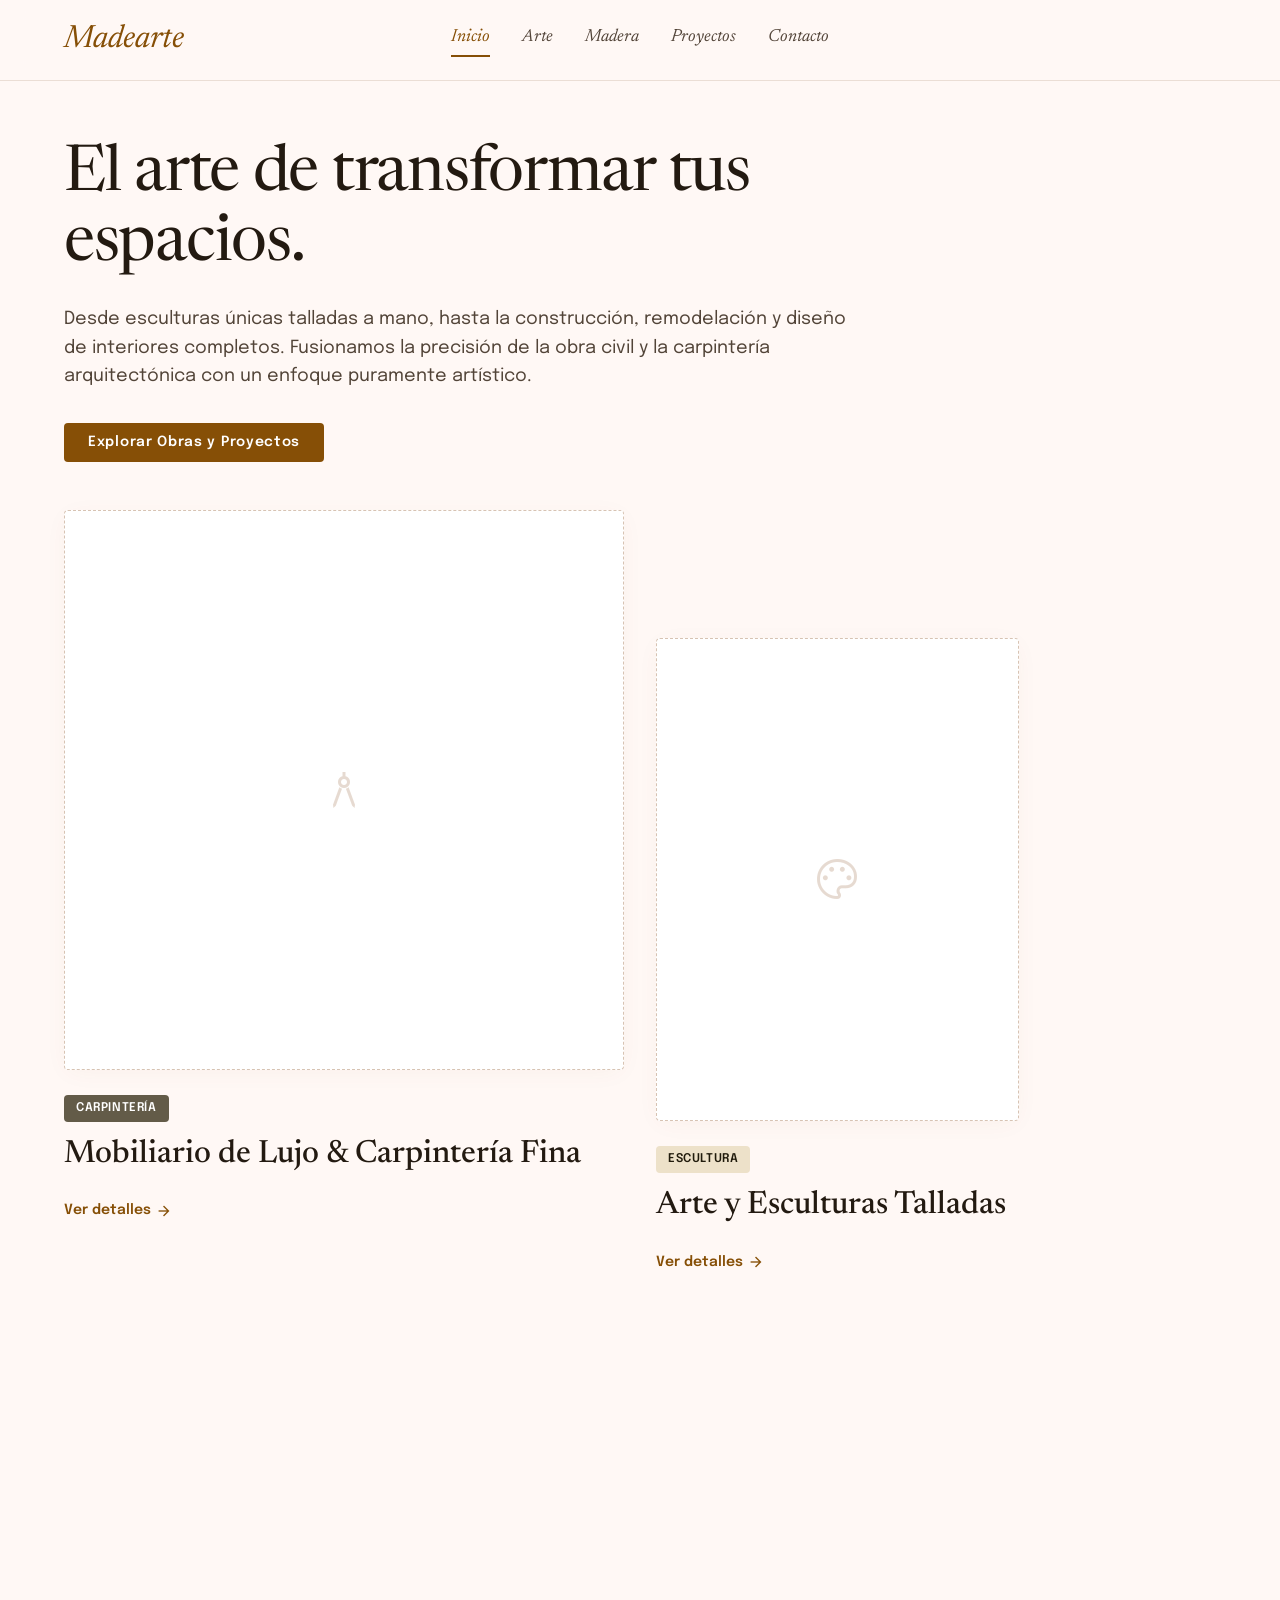
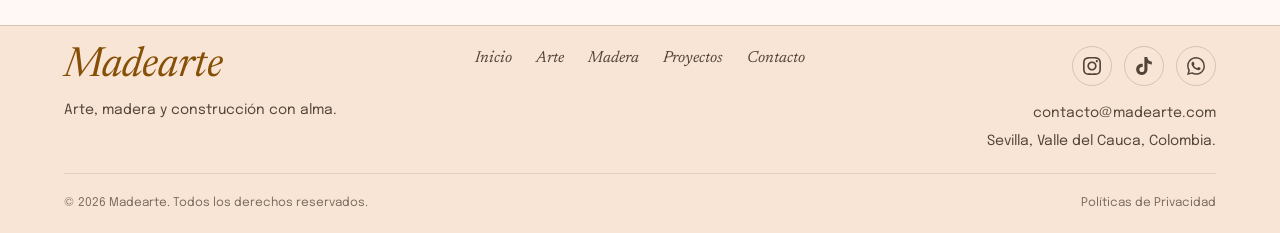
<file: frontend/index.html>
<!DOCTYPE html>
<html lang="es">

<head>
    <meta charset="UTF-8">
    <meta name="viewport" content="width=device-width, initial-scale=1.0">
    <title>Madearte | Artesano Luminoso</title>
    <link
        href="https://fonts.googleapis.com/css2?family=Epilogue:wght@400;600&family=Newsreader:ital,wght@0,400;0,500;1,400&display=swap"
        rel="stylesheet">
    <link href="https://fonts.googleapis.com/css2?family=Material+Symbols+Outlined:wght,FILL@100..700,0..1&display=swap"
        rel="stylesheet">
    <link rel="stylesheet" href="css/style.css">
</head>

<body>
    <nav class="navbar">
        <div class="nav-container">
            <div class="logo">
                <a href="index.html">Madearte</a>
            </div>
            <div class="nav-links">
                <a href="index.html" class="active">Inicio</a>
                <a href="arte.html">Arte</a>
                <a href="madera.html">Madera</a>
                <a href="proyectos.html">Proyectos</a>
                <a href="contacto.html">Contacto</a>
            </div>

        </div>
    </nav>

    <main class="main-content">
        <header class="hero" style="margin-bottom: 48px;">
            <h1 class="headline-xl">El arte de transformar tus espacios.</h1>
            <p class="body-lg text-variant">Desde esculturas únicas talladas a mano, hasta la construcción, remodelación
                y diseño de interiores completos. Fusionamos la precisión de la obra civil y la carpintería
                arquitectónica con un enfoque puramente artístico.</p>
            <a href="proyectos.html" class="btn btn-primary" style="margin-top: 32px;">Explorar Obras y Proyectos</a>
        </header>

        <section class="collection-section">
            <div class="grid-container">
                <!-- Tarjeta 1: Mediana (span 6) -->
                <div class="card card-medium">
                    <div class="image-wrapper image-placeholder">
                        <span class="material-symbols-outlined">architecture</span>
                    </div>
                    <div class="card-content">
                        <span class="chip">Carpintería</span>
                        <h3 class="headline-md">Mobiliario de Lujo & Carpintería Fina</h3>
                        <a href="madera.html" class="action-link">
                            Ver detalles
                            <span class="material-symbols-outlined">arrow_forward</span>
                        </a>
                    </div>
                </div>

                <!-- Tarjeta 2: Pequeña (span 4) con offset-top -->
                <div class="card card-small offset-top">
                    <div class="image-wrapper image-placeholder">
                        <span class="material-symbols-outlined">palette</span>
                    </div>
                    <div class="card-content">
                        <span class="chip">Escultura</span>
                        <h3 class="headline-md">Arte y Esculturas Talladas</h3>
                        <a href="arte.html" class="action-link">
                            Ver detalles
                            <span class="material-symbols-outlined">arrow_forward</span>
                        </a>
                    </div>
                </div>

                <!-- Tarjeta 3: Grande (span 8) con offset-top-reverse -->
                <div class="card card-large offset-top-reverse">
                    <div class="image-wrapper image-placeholder widescreen">
                        <span class="material-symbols-outlined">home_work</span>
                    </div>
                    <div class="card-content offset-content">
                        <span class="chip">Obra Civil</span>
                        <h3 class="headline-md">Construcción & Remodelación Integral</h3>
                        <a href="proyectos.html" class="action-link">
                            Ver detalles
                            <span class="material-symbols-outlined">arrow_forward</span>
                        </a>
                    </div>
                </div>

                <!-- Tarjeta 4: Mediana (span 6) con offset-top -->
                <div class="card card-medium offset-top">
                    <div class="image-wrapper image-placeholder">
                        <span class="material-symbols-outlined">design_services</span>
                    </div>
                    <div class="card-content">
                        <span class="chip">Diseño</span>
                        <h3 class="headline-md">Diseño de espacios Artísticos</h3>
                        <a href="proyectos.html" class="action-link">
                            Ver detalles
                            <span class="material-symbols-outlined">arrow_forward</span>
                        </a>
                    </div>
                </div>
            </div>
        </section>

    </main>

    <footer class="footer">
        <div class="footer-main">
            <!-- Bloque izquierdo: Logo -->
            <div class="footer-brand">
                <a href="index.html" class="footer-logo">Madearte</a>
                <p class="footer-tagline">Arte, madera y construcción con alma.</p>
            </div>

            <!-- Bloque central: Navegación -->
            <nav class="footer-nav">
                <div class="footer-nav-links">
                    <a href="index.html">Inicio</a>
                    <a href="arte.html">Arte</a>
                    <a href="madera.html">Madera</a>
                    <a href="proyectos.html">Proyectos</a>
                    <a href="contacto.html">Contacto</a>
                </div>
            </nav>

            <!-- Bloque derecho: Redes y contacto -->
            <div class="footer-contact">
                <div class="footer-social">
                    <!-- Instagram -->
                    <a href="#" aria-label="Instagram" title="Instagram">
                        <svg viewBox="0 0 24 24" xmlns="http://www.w3.org/2000/svg">
                            <path
                                d="M12 2.163c3.204 0 3.584.012 4.85.07 3.252.148 4.771 1.691 4.919 4.919.058 1.265.069 1.645.069 4.849 0 3.205-.012 3.584-.069 4.849-.149 3.225-1.664 4.771-4.919 4.919-1.266.058-1.644.07-4.85.07-3.204 0-3.584-.012-4.849-.07-3.26-.149-4.771-1.699-4.919-4.92-.058-1.265-.07-1.644-.07-4.849 0-3.204.013-3.583.07-4.849.149-3.227 1.664-4.771 4.919-4.919 1.266-.057 1.645-.069 4.849-.069zm0-2.163c-3.259 0-3.667.014-4.947.072-4.358.2-6.78 2.618-6.98 6.98-.059 1.281-.073 1.689-.073 4.948 0 3.259.014 3.668.072 4.948.2 4.358 2.618 6.78 6.98 6.98 1.281.058 1.689.072 4.948.072 3.259 0 3.668-.014 4.948-.072 4.354-.2 6.782-2.618 6.979-6.98.059-1.28.073-1.689.073-4.948 0-3.259-.014-3.667-.072-4.947-.196-4.354-2.617-6.78-6.979-6.98-1.281-.059-1.69-.073-4.949-.073zm0 5.838c-3.403 0-6.162 2.759-6.162 6.162s2.759 6.163 6.162 6.163 6.162-2.759 6.162-6.163c0-3.403-2.759-6.162-6.162-6.162zm0 10.162c-2.209 0-4-1.79-4-4 0-2.209 1.791-4 4-4s4 1.791 4 4c0 2.21-1.791 4-4 4zm6.406-11.845c-.796 0-1.441.645-1.441 1.44s.645 1.44 1.441 1.44c.795 0 1.439-.645 1.439-1.44s-.644-1.44-1.439-1.44z" />
                        </svg>
                    </a>
                    <!-- TikTok -->
                    <a href="#" aria-label="TikTok" title="TikTok">
                        <svg viewBox="0 0 24 24" xmlns="http://www.w3.org/2000/svg">
                            <path
                                d="M12.525.02c1.31-.02 2.61-.01 3.91-.02.08 1.53.63 3.09 1.75 4.17 1.12 1.11 2.7 1.62 4.24 1.79v4.03c-1.44-.05-2.89-.35-4.2-.97-.57-.26-1.1-.59-1.62-.93-.01 2.92.01 5.84-.02 8.75-.08 1.4-.54 2.79-1.35 3.94-1.31 1.92-3.58 3.17-5.91 3.21-1.43.08-2.86-.31-4.08-1.03-2.02-1.19-3.44-3.37-3.65-5.71-.02-.5-.03-1-.01-1.49.18-1.9 1.12-3.72 2.58-4.96 1.66-1.44 3.98-2.13 6.15-1.72.02 1.48-.04 2.96-.04 4.44-.99-.32-2.15-.23-3.02.37-.63.41-1.11 1.04-1.36 1.75-.21.51-.15 1.07-.14 1.61.24 1.64 1.82 3.02 3.5 2.87 1.12-.01 2.19-.66 2.77-1.61.19-.33.4-.67.41-1.06.1-1.79.06-3.57.07-5.36.01-4.03-.01-8.05.02-12.07z" />
                        </svg>
                    </a>
                    <!-- WhatsApp -->
                    <a href="https://wa.me/573000000000" aria-label="WhatsApp" title="WhatsApp">
                        <svg viewBox="0 0 24 24" xmlns="http://www.w3.org/2000/svg">
                            <path
                                d="M17.472 14.382c-.297-.149-1.758-.867-2.03-.967-.273-.099-.471-.148-.67.15-.197.297-.767.966-.94 1.164-.173.199-.347.223-.644.075-.297-.15-1.255-.463-2.39-1.475-.883-.788-1.48-1.761-1.653-2.059-.173-.297-.018-.458.13-.606.134-.133.298-.347.446-.52.149-.174.198-.298.298-.497.099-.198.05-.371-.025-.52-.075-.149-.669-1.612-.916-2.207-.242-.579-.487-.5-.669-.51-.173-.008-.371-.01-.57-.01-.198 0-.52.074-.792.372-.272.297-1.04 1.016-1.04 2.479 0 1.462 1.065 2.875 1.213 3.074.149.198 2.096 3.2 5.077 4.487.709.306 1.262.489 1.694.625.712.227 1.36.195 1.871.118.571-.085 1.758-.719 2.006-1.413.248-.694.248-1.289.173-1.413-.074-.124-.272-.198-.57-.347m-5.421 7.403h-.004a9.87 9.87 0 01-5.031-1.378l-.361-.214-3.741.982.998-3.648-.235-.374a9.86 9.86 0 01-1.51-5.26c.001-5.45 4.436-9.884 9.888-9.884 2.64 0 5.122 1.03 6.988 2.898a9.825 9.825 0 012.893 6.994c-.003 5.45-4.437 9.884-9.885 9.884m8.413-18.297A11.815 11.815 0 0012.05 0C5.495 0 .16 5.335.157 11.892c0 2.096.547 4.142 1.588 5.945L.057 24l6.305-1.654a11.882 11.882 0 005.683 1.448h.005c6.554 0 11.89-5.335 11.893-11.893a11.821 11.821 0 00-3.48-8.413z" />
                        </svg>
                    </a>
                </div>
                <div class="footer-contact-info">
                    <a href="mailto:contacto@madearte.com">contacto@madearte.com</a>
                    <p>Sevilla, Valle del Cauca, Colombia.</p>
                </div>
            </div>
        </div>

        <!-- Barra inferior -->
        <div class="footer-bottom">
            <p>© 2026 Madearte. Todos los derechos reservados.</p>
            <a href="#">Políticas de Privacidad</a>
        </div>
    </footer>
    <script src="js/script.js"></script>
</body>

</html>
</file>
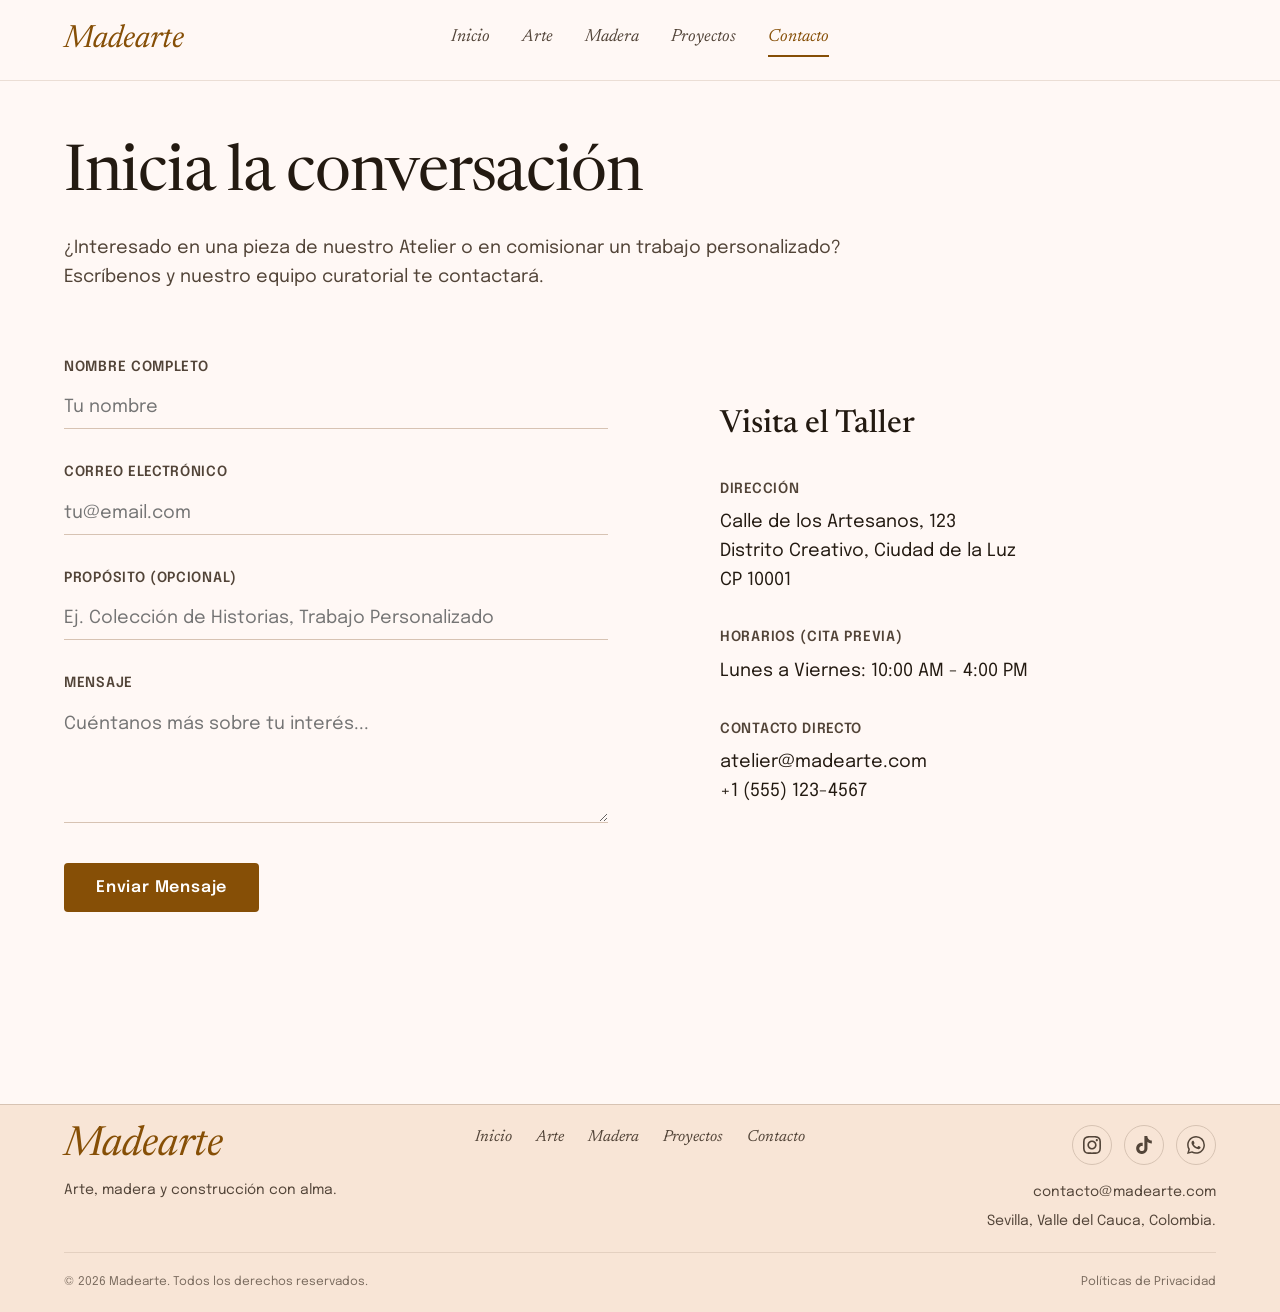
<file: frontend/contacto.html>
<!DOCTYPE html>
<html lang="es">

<head>
    <meta charset="UTF-8">
    <meta name="viewport" content="width=device-width, initial-scale=1.0">
    <title>Contacto | Madearte</title>
    <link
        href="https://fonts.googleapis.com/css2?family=Epilogue:wght@400;600&family=Newsreader:ital,wght@0,400;0,500;1,400&display=swap"
        rel="stylesheet">
    <link href="https://fonts.googleapis.com/css2?family=Material+Symbols+Outlined:wght,FILL@100..700,0..1&display=swap"
        rel="stylesheet">
    <link rel="stylesheet" href="css/style.css">
    <style>
        .contact-layout {
            display: grid;
            grid-template-columns: 1fr 1fr;
            gap: 64px;
            align-items: start;
        }

        @media (max-width: 768px) {
            .contact-layout {
                grid-template-columns: 1fr;
            }
        }

        .form-group {
            margin-bottom: 32px;
        }

        .form-label {
            display: block;
            font-size: 14px;
            font-weight: 600;
            color: var(--on-surface-variant);
            margin-bottom: 8px;
            text-transform: uppercase;
            letter-spacing: 0.05em;
        }

        .form-input {
            width: 100%;
            padding: 12px 0;
            background: transparent;
            border: none;
            border-bottom: 1px solid var(--outline-variant);
            font-family: var(--font-body);
            font-size: 18px;
            color: var(--on-surface);
            transition: border-color 0.3s ease;
        }

        .form-input:focus {
            outline: none;
            border-bottom: 2px solid var(--primary);
        }

        textarea.form-input {
            resize: vertical;
            min-height: 120px;
        }

        .contact-info {
            background-color: var(--surface-container-low);
            padding: 48px;
            border-radius: var(--radius-lg);
        }

        .info-block {
            margin-bottom: 32px;
        }
    </style>
</head>

<body>
    <nav class="navbar">
        <div class="nav-container">
            <div class="logo">
                <a href="index.html">Madearte</a>
            </div>
            <div class="nav-links">
                <a href="index.html">Inicio</a>
                <a href="arte.html">Arte</a>
                <a href="madera.html">Madera</a>
                <a href="proyectos.html">Proyectos</a>
                <a href="contacto.html" class="active">Contacto</a>
            </div>

        </div>
    </nav>

    <main class="main-content">
        <header class="hero" style="margin-bottom: 64px;">
            <h1 class="headline-xl">Inicia la conversación</h1>
            <p class="body-lg text-variant">¿Interesado en una pieza de nuestro Atelier o en comisionar un trabajo
                personalizado? Escríbenos y nuestro equipo curatorial te contactará.</p>
        </header>

        <section class="contact-layout card">
            <div class="contact-form">
                <form>
                    <div class="form-group">
                        <label class="form-label">Nombre Completo</label>
                        <input type="text" class="form-input" placeholder="Tu nombre">
                    </div>
                    <div class="form-group">
                        <label class="form-label">Correo Electrónico</label>
                        <input type="email" class="form-input" placeholder="tu@email.com">
                    </div>
                    <div class="form-group">
                        <label class="form-label">Propósito (Opcional)</label>
                        <input type="text" class="form-input"
                            placeholder="Ej. Colección de Historias, Trabajo Personalizado">
                    </div>
                    <div class="form-group">
                        <label class="form-label">Mensaje</label>
                        <textarea class="form-input" placeholder="Cuéntanos más sobre tu interés..."></textarea>
                    </div>
                    <button type="button" class="btn btn-primary" style="padding: 16px 32px; font-size: 16px;">Enviar
                        Mensaje</button>
                </form>
            </div>

            <div class="contact-info">
                <h3 class="headline-md" style="margin-bottom: 32px;">Visita el Taller</h3>

                <div class="info-block">
                    <div class="form-label">Dirección</div>
                    <p class="body-lg">Calle de los Artesanos, 123<br>Distrito Creativo, Ciudad de la Luz<br>CP 10001
                    </p>
                </div>

                <div class="info-block">
                    <div class="form-label">Horarios (Cita Previa)</div>
                    <p class="body-lg">Lunes a Viernes: 10:00 AM - 4:00 PM</p>
                </div>

                <div class="info-block">
                    <div class="form-label">Contacto Directo</div>
                    <p class="body-lg">atelier@madearte.com<br>+1 (555) 123-4567</p>
                </div>
            </div>
        </section>
    </main>

    <footer class="footer">
        <div class="footer-main">
            <div class="footer-brand">
                <a href="index.html" class="footer-logo">Madearte</a>
                <p class="footer-tagline">Arte, madera y construcción con alma.</p>
            </div>
            <nav class="footer-nav">
                <div class="footer-nav-links">
                    <a href="index.html">Inicio</a>
                    <a href="arte.html">Arte</a>
                    <a href="madera.html">Madera</a>
                    <a href="proyectos.html">Proyectos</a>
                    <a href="contacto.html">Contacto</a>
                </div>
            </nav>
            <div class="footer-contact">
                <div class="footer-social">
                    <a href="#" aria-label="Instagram" title="Instagram">
                        <svg viewBox="0 0 24 24" xmlns="http://www.w3.org/2000/svg"><path d="M12 2.163c3.204 0 3.584.012 4.85.07 3.252.148 4.771 1.691 4.919 4.919.058 1.265.069 1.645.069 4.849 0 3.205-.012 3.584-.069 4.849-.149 3.225-1.664 4.771-4.919 4.919-1.266.058-1.644.07-4.85.07-3.204 0-3.584-.012-4.849-.07-3.26-.149-4.771-1.699-4.919-4.92-.058-1.265-.07-1.644-.07-4.849 0-3.204.013-3.583.07-4.849.149-3.227 1.664-4.771 4.919-4.919 1.266-.057 1.645-.069 4.849-.069zm0-2.163c-3.259 0-3.667.014-4.947.072-4.358.2-6.78 2.618-6.98 6.98-.059 1.281-.073 1.689-.073 4.948 0 3.259.014 3.668.072 4.948.2 4.358 2.618 6.78 6.98 6.98 1.281.058 1.689.072 4.948.072 3.259 0 3.668-.014 4.948-.072 4.354-.2 6.782-2.618 6.979-6.98.059-1.28.073-1.689.073-4.948 0-3.259-.014-3.667-.072-4.947-.196-4.354-2.617-6.78-6.979-6.98-1.281-.059-1.69-.073-4.949-.073zm0 5.838c-3.403 0-6.162 2.759-6.162 6.162s2.759 6.163 6.162 6.163 6.162-2.759 6.162-6.163c0-3.403-2.759-6.162-6.162-6.162zm0 10.162c-2.209 0-4-1.79-4-4 0-2.209 1.791-4 4-4s4 1.791 4 4c0 2.21-1.791 4-4 4zm6.406-11.845c-.796 0-1.441.645-1.441 1.44s.645 1.44 1.441 1.44c.795 0 1.439-.645 1.439-1.44s-.644-1.44-1.439-1.44z"/></svg>
                    </a>
                    <a href="#" aria-label="TikTok" title="TikTok">
                        <svg viewBox="0 0 24 24" xmlns="http://www.w3.org/2000/svg"><path d="M12.525.02c1.31-.02 2.61-.01 3.91-.02.08 1.53.63 3.09 1.75 4.17 1.12 1.11 2.7 1.62 4.24 1.79v4.03c-1.44-.05-2.89-.35-4.2-.97-.57-.26-1.1-.59-1.62-.93-.01 2.92.01 5.84-.02 8.75-.08 1.4-.54 2.79-1.35 3.94-1.31 1.92-3.58 3.17-5.91 3.21-1.43.08-2.86-.31-4.08-1.03-2.02-1.19-3.44-3.37-3.65-5.71-.02-.5-.03-1-.01-1.49.18-1.9 1.12-3.72 2.58-4.96 1.66-1.44 3.98-2.13 6.15-1.72.02 1.48-.04 2.96-.04 4.44-.99-.32-2.15-.23-3.02.37-.63.41-1.11 1.04-1.36 1.75-.21.51-.15 1.07-.14 1.61.24 1.64 1.82 3.02 3.5 2.87 1.12-.01 2.19-.66 2.77-1.61.19-.33.4-.67.41-1.06.1-1.79.06-3.57.07-5.36.01-4.03-.01-8.05.02-12.07z"/></svg>
                    </a>
                    <a href="https://wa.me/573000000000" aria-label="WhatsApp" title="WhatsApp">
                        <svg viewBox="0 0 24 24" xmlns="http://www.w3.org/2000/svg"><path d="M17.472 14.382c-.297-.149-1.758-.867-2.03-.967-.273-.099-.471-.148-.67.15-.197.297-.767.966-.94 1.164-.173.199-.347.223-.644.075-.297-.15-1.255-.463-2.39-1.475-.883-.788-1.48-1.761-1.653-2.059-.173-.297-.018-.458.13-.606.134-.133.298-.347.446-.52.149-.174.198-.298.298-.497.099-.198.05-.371-.025-.52-.075-.149-.669-1.612-.916-2.207-.242-.579-.487-.5-.669-.51-.173-.008-.371-.01-.57-.01-.198 0-.52.074-.792.372-.272.297-1.04 1.016-1.04 2.479 0 1.462 1.065 2.875 1.213 3.074.149.198 2.096 3.2 5.077 4.487.709.306 1.262.489 1.694.625.712.227 1.36.195 1.871.118.571-.085 1.758-.719 2.006-1.413.248-.694.248-1.289.173-1.413-.074-.124-.272-.198-.57-.347m-5.421 7.403h-.004a9.87 9.87 0 01-5.031-1.378l-.361-.214-3.741.982.998-3.648-.235-.374a9.86 9.86 0 01-1.51-5.26c.001-5.45 4.436-9.884 9.888-9.884 2.64 0 5.122 1.03 6.988 2.898a9.825 9.825 0 012.893 6.994c-.003 5.45-4.437 9.884-9.885 9.884m8.413-18.297A11.815 11.815 0 0012.05 0C5.495 0 .16 5.335.157 11.892c0 2.096.547 4.142 1.588 5.945L.057 24l6.305-1.654a11.882 11.882 0 005.683 1.448h.005c6.554 0 11.89-5.335 11.893-11.893a11.821 11.821 0 00-3.48-8.413z"/></svg>
                    </a>
                </div>
                <div class="footer-contact-info">
                    <a href="mailto:contacto@madearte.com">contacto@madearte.com</a>
                    <p>Sevilla, Valle del Cauca, Colombia.</p>
                </div>
            </div>
        </div>
        <div class="footer-bottom">
            <p>© 2026 Madearte. Todos los derechos reservados.</p>
            <a href="#">Políticas de Privacidad</a>
        </div>
    </footer>
    <script src="js/script.js"></script>
</body>

</html>
</file>
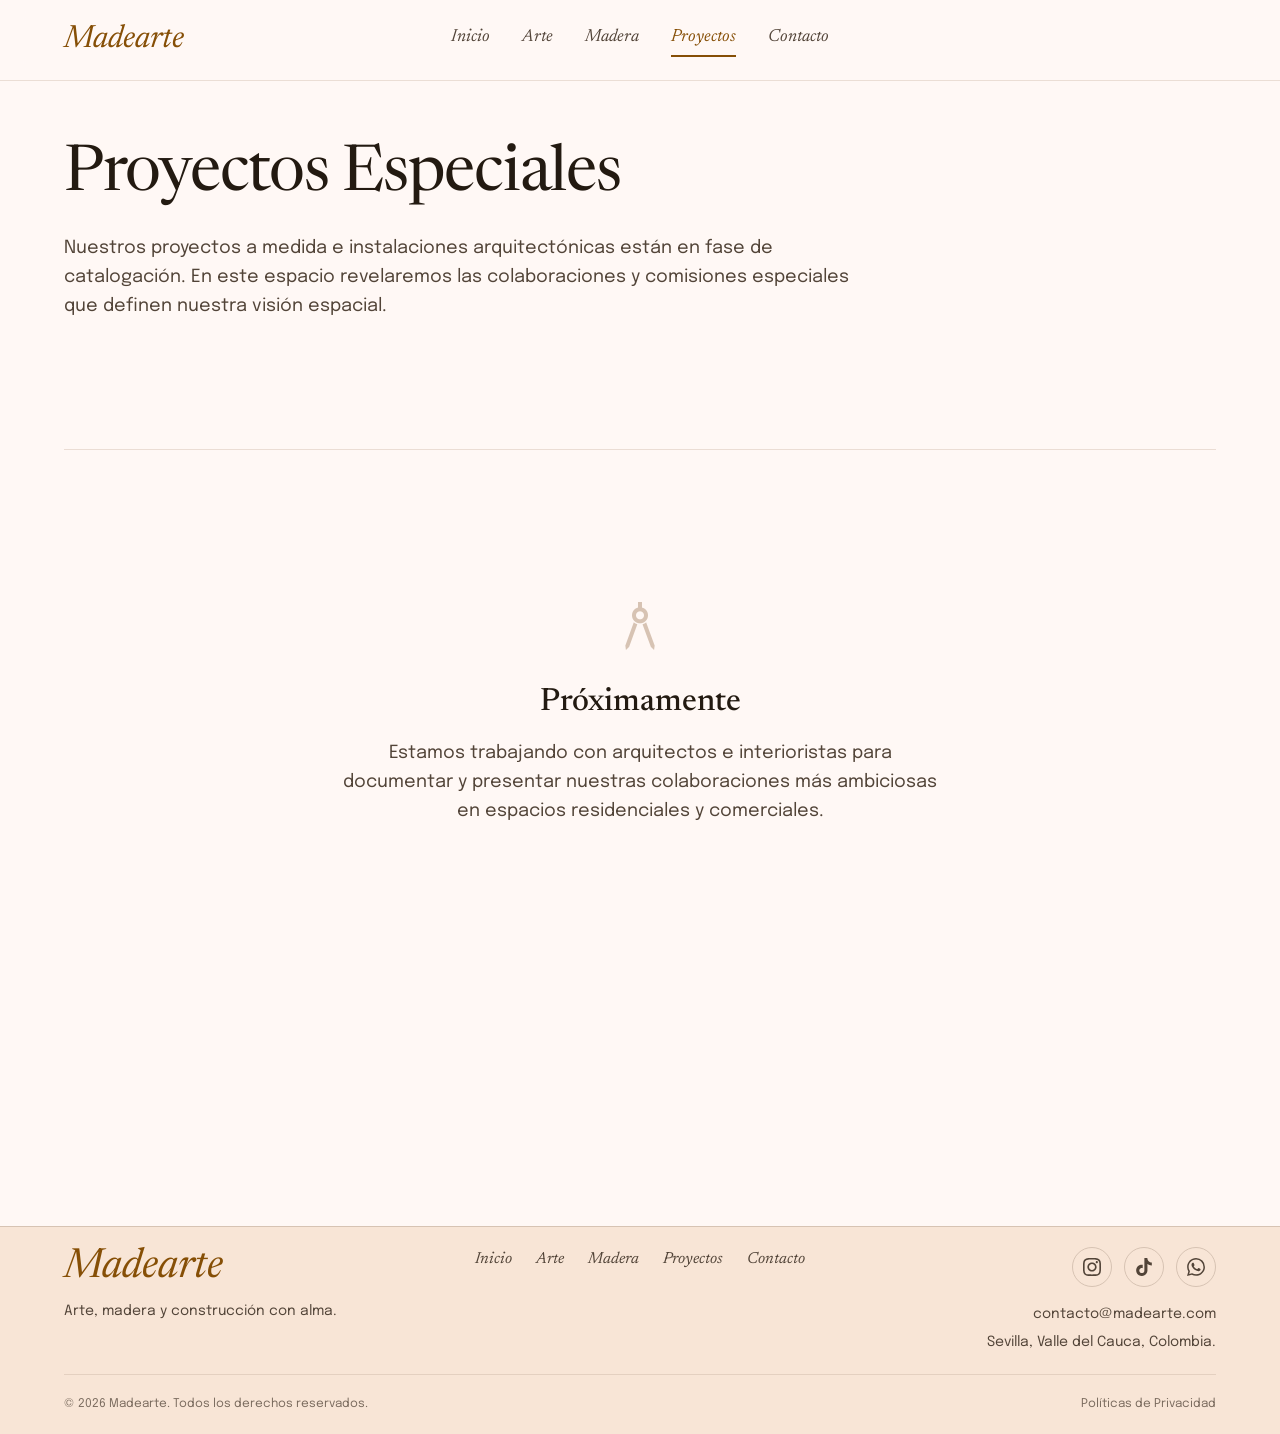
<file: frontend/proyectos.html>
<!DOCTYPE html>
<html lang="es">

<head>
    <meta charset="UTF-8">
    <meta name="viewport" content="width=device-width, initial-scale=1.0">
    <title>Proyectos | Madearte</title>
    <link
        href="https://fonts.googleapis.com/css2?family=Epilogue:wght@400;600&family=Newsreader:ital,wght@0,400;0,500;1,400&display=swap"
        rel="stylesheet">
    <link href="https://fonts.googleapis.com/css2?family=Material+Symbols+Outlined:wght,FILL@100..700,0..1&display=swap"
        rel="stylesheet">
    <link rel="stylesheet" href="css/style.css">
</head>

<body>
    <nav class="navbar">
        <div class="nav-container">
            <div class="logo">
                <a href="index.html">Madearte</a>
            </div>
            <div class="nav-links">
                <a href="index.html">Inicio</a>
                <a href="arte.html">Arte</a>
                <a href="madera.html">Madera</a>
                <a href="proyectos.html" class="active">Proyectos</a>
                <a href="contacto.html">Contacto</a>
            </div>

        </div>
    </nav>

    <main class="main-content">
        <header class="hero">
            <h1 class="headline-xl">Proyectos Especiales</h1>
            <p class="body-lg text-variant">Nuestros proyectos a medida e instalaciones arquitectónicas están en fase de
                catalogación. En este espacio revelaremos las colaboraciones y comisiones especiales que definen nuestra
                visión espacial.</p>
        </header>

        <section class="collection-section">
            <div class="divider" style="margin-bottom: 64px;"></div>
            <div style="text-align: center; padding: 80px 0;">
                <span class="material-symbols-outlined"
                    style="font-size: 64px; color: var(--outline-variant); margin-bottom: 24px;">architecture</span>
                <h2 class="headline-md" style="margin-bottom: 16px;">Próximamente</h2>
                <p class="body-lg text-variant" style="max-width: 600px; margin: 0 auto;">Estamos trabajando con
                    arquitectos e interioristas para documentar y presentar nuestras colaboraciones más ambiciosas en
                    espacios residenciales y comerciales.</p>
            </div>
        </section>
    </main>

    <footer class="footer">
        <div class="footer-main">
            <div class="footer-brand">
                <a href="index.html" class="footer-logo">Madearte</a>
                <p class="footer-tagline">Arte, madera y construcción con alma.</p>
            </div>
            <nav class="footer-nav">
                <div class="footer-nav-links">
                    <a href="index.html">Inicio</a>
                    <a href="arte.html">Arte</a>
                    <a href="madera.html">Madera</a>
                    <a href="proyectos.html">Proyectos</a>
                    <a href="contacto.html">Contacto</a>
                </div>
            </nav>
            <div class="footer-contact">
                <div class="footer-social">
                    <a href="#" aria-label="Instagram" title="Instagram">
                        <svg viewBox="0 0 24 24" xmlns="http://www.w3.org/2000/svg"><path d="M12 2.163c3.204 0 3.584.012 4.85.07 3.252.148 4.771 1.691 4.919 4.919.058 1.265.069 1.645.069 4.849 0 3.205-.012 3.584-.069 4.849-.149 3.225-1.664 4.771-4.919 4.919-1.266.058-1.644.07-4.85.07-3.204 0-3.584-.012-4.849-.07-3.26-.149-4.771-1.699-4.919-4.92-.058-1.265-.07-1.644-.07-4.849 0-3.204.013-3.583.07-4.849.149-3.227 1.664-4.771 4.919-4.919 1.266-.057 1.645-.069 4.849-.069zm0-2.163c-3.259 0-3.667.014-4.947.072-4.358.2-6.78 2.618-6.98 6.98-.059 1.281-.073 1.689-.073 4.948 0 3.259.014 3.668.072 4.948.2 4.358 2.618 6.78 6.98 6.98 1.281.058 1.689.072 4.948.072 3.259 0 3.668-.014 4.948-.072 4.354-.2 6.782-2.618 6.979-6.98.059-1.28.073-1.689.073-4.948 0-3.259-.014-3.667-.072-4.947-.196-4.354-2.617-6.78-6.979-6.98-1.281-.059-1.69-.073-4.949-.073zm0 5.838c-3.403 0-6.162 2.759-6.162 6.162s2.759 6.163 6.162 6.163 6.162-2.759 6.162-6.163c0-3.403-2.759-6.162-6.162-6.162zm0 10.162c-2.209 0-4-1.79-4-4 0-2.209 1.791-4 4-4s4 1.791 4 4c0 2.21-1.791 4-4 4zm6.406-11.845c-.796 0-1.441.645-1.441 1.44s.645 1.44 1.441 1.44c.795 0 1.439-.645 1.439-1.44s-.644-1.44-1.439-1.44z"/></svg>
                    </a>
                    <a href="#" aria-label="TikTok" title="TikTok">
                        <svg viewBox="0 0 24 24" xmlns="http://www.w3.org/2000/svg"><path d="M12.525.02c1.31-.02 2.61-.01 3.91-.02.08 1.53.63 3.09 1.75 4.17 1.12 1.11 2.7 1.62 4.24 1.79v4.03c-1.44-.05-2.89-.35-4.2-.97-.57-.26-1.1-.59-1.62-.93-.01 2.92.01 5.84-.02 8.75-.08 1.4-.54 2.79-1.35 3.94-1.31 1.92-3.58 3.17-5.91 3.21-1.43.08-2.86-.31-4.08-1.03-2.02-1.19-3.44-3.37-3.65-5.71-.02-.5-.03-1-.01-1.49.18-1.9 1.12-3.72 2.58-4.96 1.66-1.44 3.98-2.13 6.15-1.72.02 1.48-.04 2.96-.04 4.44-.99-.32-2.15-.23-3.02.37-.63.41-1.11 1.04-1.36 1.75-.21.51-.15 1.07-.14 1.61.24 1.64 1.82 3.02 3.5 2.87 1.12-.01 2.19-.66 2.77-1.61.19-.33.4-.67.41-1.06.1-1.79.06-3.57.07-5.36.01-4.03-.01-8.05.02-12.07z"/></svg>
                    </a>
                    <a href="https://wa.me/573000000000" aria-label="WhatsApp" title="WhatsApp">
                        <svg viewBox="0 0 24 24" xmlns="http://www.w3.org/2000/svg"><path d="M17.472 14.382c-.297-.149-1.758-.867-2.03-.967-.273-.099-.471-.148-.67.15-.197.297-.767.966-.94 1.164-.173.199-.347.223-.644.075-.297-.15-1.255-.463-2.39-1.475-.883-.788-1.48-1.761-1.653-2.059-.173-.297-.018-.458.13-.606.134-.133.298-.347.446-.52.149-.174.198-.298.298-.497.099-.198.05-.371-.025-.52-.075-.149-.669-1.612-.916-2.207-.242-.579-.487-.5-.669-.51-.173-.008-.371-.01-.57-.01-.198 0-.52.074-.792.372-.272.297-1.04 1.016-1.04 2.479 0 1.462 1.065 2.875 1.213 3.074.149.198 2.096 3.2 5.077 4.487.709.306 1.262.489 1.694.625.712.227 1.36.195 1.871.118.571-.085 1.758-.719 2.006-1.413.248-.694.248-1.289.173-1.413-.074-.124-.272-.198-.57-.347m-5.421 7.403h-.004a9.87 9.87 0 01-5.031-1.378l-.361-.214-3.741.982.998-3.648-.235-.374a9.86 9.86 0 01-1.51-5.26c.001-5.45 4.436-9.884 9.888-9.884 2.64 0 5.122 1.03 6.988 2.898a9.825 9.825 0 012.893 6.994c-.003 5.45-4.437 9.884-9.885 9.884m8.413-18.297A11.815 11.815 0 0012.05 0C5.495 0 .16 5.335.157 11.892c0 2.096.547 4.142 1.588 5.945L.057 24l6.305-1.654a11.882 11.882 0 005.683 1.448h.005c6.554 0 11.89-5.335 11.893-11.893a11.821 11.821 0 00-3.48-8.413z"/></svg>
                    </a>
                </div>
                <div class="footer-contact-info">
                    <a href="mailto:contacto@madearte.com">contacto@madearte.com</a>
                    <p>Sevilla, Valle del Cauca, Colombia.</p>
                </div>
            </div>
        </div>
        <div class="footer-bottom">
            <p>© 2026 Madearte. Todos los derechos reservados.</p>
            <a href="#">Políticas de Privacidad</a>
        </div>
    </footer>
    <script src="js/script.js"></script>
</body>

</html>
</file>
<file: frontend/css/style.css>
/* CSS Reset */
* {
    margin: 0;
    padding: 0;
    box-sizing: border-box;
}

:root {
    /* Design System Colors */
    --surface: #fff8f5;
    --surface-bright: #fff8f5;
    --surface-container-lowest: #ffffff;
    --on-surface: #231a11;
    --on-surface-variant: #524438;
    --outline-variant: #d7c3b3;
    --primary: #864f06;
    --primary-container: #a36721;
    --on-primary: #ffffff;
    --on-primary-container: #fffbff;
    --tertiary: #635b48;
    --on-tertiary: #ffffff;
    --tertiary-fixed: #ede1c9;
    --on-tertiary-fixed: #211b0c;
    --background: #fff8f5;
    --on-background: #231a11;

    /* Spacing & Radius */
    --unit: 8px;
    --gutter: 32px;
    --margin-page: 64px;
    --section-gap: 128px;
    --radius-base: 0.25rem;
    /* 4px */
    --radius-lg: 0.5rem;
    /* 8px */

    /* Fonts */
    --font-headline: 'Newsreader', serif;
    --font-body: 'Epilogue', sans-serif;

    /* Shadows */
    --shadow-ambient: 0 4px 24px -4px rgba(134, 79, 6, 0.05);
    --shadow-hover: 0 8px 32px -4px rgba(134, 79, 6, 0.1);
}

body {
    background-color: var(--background);
    color: var(--on-background);
    font-family: var(--font-body);
    -webkit-font-smoothing: antialiased;
    line-height: 1.6;
}

/* Typography Classes */
.headline-xl {
    font-family: var(--font-headline);
    font-size: 64px;
    font-weight: 400;
    line-height: 1.1;
    letter-spacing: -0.02em;
    color: var(--on-surface);
}

.headline-lg {
    font-family: var(--font-headline);
    font-size: 48px;
    font-weight: 400;
    line-height: 1.2;
    color: var(--on-surface);
}

.headline-md {
    font-family: var(--font-headline);
    font-size: 32px;
    font-weight: 500;
    line-height: 1.3;
    color: var(--on-surface);
}

.body-lg {
    font-size: 18px;
}

.text-variant {
    color: var(--on-surface-variant);
}

a {
    text-decoration: none;
    color: inherit;
}

/* Navigation */
.navbar {
    position: fixed;
    top: 0;
    width: 100%;
    z-index: 50;
    background-color: rgba(255, 248, 245, 0.9);
    backdrop-filter: blur(12px);
    border-bottom: 1px solid rgba(215, 195, 179, 0.5);
    transition: background-color 0.3s ease;
}

.nav-container {
    display: flex;
    justify-content: center;
    align-items: center;
    height: 80px;
    padding: 0 var(--margin-page);
    max-width: 1600px;
    margin: 0 auto;
    position: relative;
}

.logo {
    position: absolute;
    left: var(--margin-page);
    font-family: var(--font-headline);
    font-size: 2rem;
    color: var(--primary);
    font-style: italic;
    font-weight: 400;
}

.nav-links {
    display: flex;
    gap: var(--gutter);
}

.nav-links a {
    font-family: var(--font-headline);
    font-style: italic;
    font-size: 1.1rem;
    color: var(--on-surface-variant);
    transition: color 0.3s ease, border-bottom 0.3s ease;
    padding-bottom: 4px;
    border-bottom: 2px solid transparent;
}

.nav-links a:hover,
.nav-links a.active {
    color: var(--primary);
    border-bottom: 2px solid var(--primary);
}

.btn {
    display: inline-block;
    cursor: pointer;
    font-family: var(--font-body);
    font-size: 14px;
    font-weight: 600;
    letter-spacing: 0.05em;
    padding: 8px 24px;
    border-radius: var(--radius-base);
    border: none;
    transition: all 0.3s ease;
}

.btn-primary {
    background-color: var(--primary);
    color: var(--on-primary);
}

.btn-primary:hover {
    background-color: var(--primary-container);
    color: var(--on-primary-container);
}

/* Main Content */
.main-content {
    padding-top: 140px;
    padding-bottom: var(--section-gap);
    padding-left: var(--margin-page);
    padding-right: var(--margin-page);
    max-width: 1600px;
    margin: 0 auto;
}

.hero {
    max-width: 800px;
    margin-bottom: var(--section-gap);
}

.hero .headline-xl {
    margin-bottom: 24px;
}

/* Collection Sections */
.collection-section {
    margin-bottom: var(--section-gap);
}

.section-header {
    display: flex;
    align-items: center;
    margin-bottom: 64px;
}

.section-header h2 {
    margin-right: 24px;
}

.section-header.align-right h2 {
    margin-left: 24px;
    margin-right: 0;
}

.divider {
    flex-grow: 1;
    height: 1px;
    background-color: var(--outline-variant);
    opacity: 0.5;
}

.grid-container {
    display: grid;
    grid-template-columns: repeat(12, 1fr);
    gap: var(--gutter);
    align-items: start;
}

/* Cards & Imagery */
.card {
    position: relative;
}

.card-large {
    grid-column: span 8;
}

.card-medium {
    grid-column: span 6;
}

.card-small {
    grid-column: span 4;
}

.card-medium .image-wrapper {
    aspect-ratio: 1 / 1;
}

.image-placeholder {
    display: flex;
    justify-content: center;
    align-items: center;
    border: 1.5px dashed var(--outline-variant);
    background-color: rgba(134, 79, 6, 0.02);
    color: var(--outline-variant);
    transition: border-color 0.5s ease, background-color 0.5s ease !important;
}

.image-placeholder .material-symbols-outlined {
    font-size: 48px;
    opacity: 0.6;
    transition: transform 0.5s cubic-bezier(0.16, 1, 0.3, 1), color 0.5s ease;
}

.card:hover .image-placeholder {
    border-color: var(--primary);
    background-color: rgba(134, 79, 6, 0.05);
}

.card:hover .image-placeholder .material-symbols-outlined {
    transform: scale(1.1);
    color: var(--primary);
    opacity: 0.9;
}

.offset-top {
    margin-top: 128px;
}

.offset-left {
    padding-left: 64px;
}

.image-wrapper {
    width: 100%;
    overflow: hidden;
    border-radius: var(--radius-base);
    background-color: var(--surface-container-lowest);
    box-shadow: var(--shadow-ambient);
    transition: box-shadow 0.5s ease;
}

.card:hover .image-wrapper {
    box-shadow: var(--shadow-hover);
}

.image-wrapper img {
    width: 100%;
    height: 100%;
    object-fit: cover;
    transition: transform 0.7s ease-out;
}

.card:hover .image-wrapper img {
    transform: scale(1.03);
}

/* Aspect Ratios */
.card-large:not(.align-right) .image-wrapper {
    aspect-ratio: 4 / 3;
}

.card-small .image-wrapper {
    aspect-ratio: 3 / 4;
}

.card-large .widescreen {
    aspect-ratio: 16 / 9;
}

/* Content over Cards */
.card-content {
    margin-top: 24px;
}

.offset-content {
    position: relative;
    z-index: 10;
    background-color: var(--surface-bright);
    padding: 32px;
    border-radius: var(--radius-base);
    border: 1px solid rgba(215, 195, 179, 0.3);
    box-shadow: 0 2px 10px rgba(0, 0, 0, 0.02);
    max-width: 400px;
    margin-top: -80px;
    margin-left: 48px;
}

.bordered-left {
    padding-left: 16px;
    border-left: 1px solid var(--outline-variant);
}

.align-right {
    text-align: right;
}

.chip {
    display: inline-block;
    padding: 4px 12px;
    background-color: var(--tertiary);
    color: var(--on-tertiary);
    font-size: 12px;
    font-weight: 600;
    letter-spacing: 0.05em;
    border-radius: var(--radius-base);
    margin-bottom: 12px;
    text-transform: uppercase;
}

.card-small .chip {
    background-color: var(--tertiary-fixed);
    color: var(--on-tertiary-fixed);
}

.card-large.align-right .chip {
    background-color: #f2dfd1;
    /* surface-container-highest */
    color: var(--on-surface);
}

.card-content .headline-md {
    margin-bottom: 8px;
}

.action-link {
    display: inline-flex;
    align-items: center;
    color: var(--primary);
    font-size: 14px;
    font-weight: 600;
    margin-top: 16px;
    transition: color 0.3s ease;
}

.action-link:hover {
    color: var(--primary-container);
}

.action-link .material-symbols-outlined {
    margin-left: 4px;
    font-size: 18px;
    transition: transform 0.3s ease;
}

.action-link:hover .material-symbols-outlined {
    transform: translateX(4px);
}

/* Footer */
.footer {
    border-top: 1px solid var(--outline-variant);
    background-color: #f8e5d6;
    padding: 20px var(--margin-page) 0;
    margin-top: 64px;
}

.footer-main {
    max-width: 1600px;
    margin: 0 auto;
    display: grid;
    grid-template-columns: 1fr auto 1fr;
    align-items: start;
    gap: 48px;
    padding-bottom: 20px;
}

/* Left block */
.footer-brand {
    display: flex;
    flex-direction: column;
    gap: 8px;
}

.footer-logo {
    font-family: var(--font-headline);
    font-size: 2.6rem;
    font-style: italic;
    font-weight: 400;
    color: var(--primary);
    line-height: 1;
}

.footer-tagline {
    font-size: 13px;
    color: var(--on-surface-variant);
    margin-top: 4px;
}

/* Center block */
.footer-nav {
    display: flex;
    flex-direction: column;
    align-items: center;
    gap: 16px;
}

.footer-nav-links {
    display: flex;
    flex-wrap: wrap;
    justify-content: center;
    gap: 8px 24px;
}

.footer-nav-links a {
    font-family: var(--font-headline);
    font-style: italic;
    font-size: 1rem;
    color: var(--on-surface-variant);
    transition: color 0.25s ease;
    padding-bottom: 2px;
    border-bottom: 1px solid transparent;
}

.footer-nav-links a:hover {
    color: var(--primary);
    border-bottom-color: var(--primary);
}

/* Right block */
.footer-contact {
    display: flex;
    flex-direction: column;
    align-items: flex-end;
    gap: 16px;
}

.footer-social {
    display: flex;
    gap: 12px;
}

.footer-social a {
    display: flex;
    align-items: center;
    justify-content: center;
    width: 40px;
    height: 40px;
    border-radius: 50%;
    border: 1px solid var(--outline-variant);
    color: var(--on-surface-variant);
    transition: background-color 0.3s ease, color 0.3s ease, border-color 0.3s ease, transform 0.3s ease;
}

.footer-social a:hover {
    background-color: var(--primary);
    border-color: var(--primary);
    color: var(--on-primary);
    transform: translateY(-3px);
}

.footer-social svg {
    width: 18px;
    height: 18px;
    fill: currentColor;
}

.footer-contact-info {
    display: flex;
    flex-direction: column;
    align-items: flex-end;
    gap: 6px;
}

.footer-contact-info a,
.footer-contact-info p {
    font-size: 14px;
    color: var(--on-surface-variant);
    transition: color 0.25s ease;
}

.footer-contact-info a:hover {
    color: var(--primary);
}

/* Bottom bar */
.footer-bottom {
    border-top: 1px solid rgba(215, 195, 179, 0.6);
    max-width: 1600px;
    margin: 0 auto;
    padding: 20px 0;
    display: flex;
    justify-content: space-between;
    align-items: center;
    flex-wrap: wrap;
    gap: 8px;
}

.footer-bottom p,
.footer-bottom a {
    font-size: 12px;
    color: var(--on-surface-variant);
    opacity: 0.75;
}

.footer-bottom a:hover {
    opacity: 1;
    color: var(--primary);
}

/* Legacy compat (keep for other pages still using old markup) */
.footer-container {
    max-width: 1600px;
    margin: 0 auto;
    display: flex;
    justify-content: space-between;
    flex-wrap: wrap;
    gap: 48px;
}

.brand-name {
    font-family: var(--font-headline);
    font-size: 1.25rem;
    font-style: italic;
    color: var(--primary);
    margin-bottom: 16px;
}

.footer-brand p {
    font-size: 14px;
    color: var(--on-surface-variant);
}

.footer-links {
    display: flex;
    gap: 32px;
    flex-wrap: wrap;
}

.footer-links a {
    font-size: 14px;
    color: var(--on-surface-variant);
    text-decoration: underline;
    text-decoration-color: var(--outline-variant);
    text-underline-offset: 4px;
    transition: color 0.3s ease;
}

.footer-links a:hover {
    color: var(--on-surface);
}

/* Responsive */
@media (max-width: 1024px) {
    .grid-container {
        display: flex;
        flex-direction: column;
    }

    .card-large,
    .card-medium,
    .card-small {
        grid-column: span 12;
    }

    .offset-top {
        margin-top: 64px;
    }

    .offset-content {
        margin-left: 16px;
        margin-top: -40px;
    }

    .offset-left {
        padding-left: 0;
    }

    .reverse-mobile {
        flex-direction: column-reverse;
    }

    .offset-top-reverse {
        margin-top: 64px;
    }
}

@media (max-width: 768px) {
    .headline-xl {
        font-size: 48px;
    }

    .headline-lg {
        font-size: 36px;
    }

    .headline-md {
        font-size: 28px;
    }

    :root {
        --margin-page: 24px;
        --section-gap: 80px;
    }

    .nav-links,
    .nav-actions {
        display: none;
    }

    .footer-main {
        grid-template-columns: 1fr;
        text-align: center;
    }

    .footer-brand {
        align-items: center;
    }

    .footer-contact {
        align-items: center;
    }

    .footer-contact-info {
        align-items: center;
    }

    .footer-bottom {
        flex-direction: column;
        text-align: center;
    }
}
</file>
